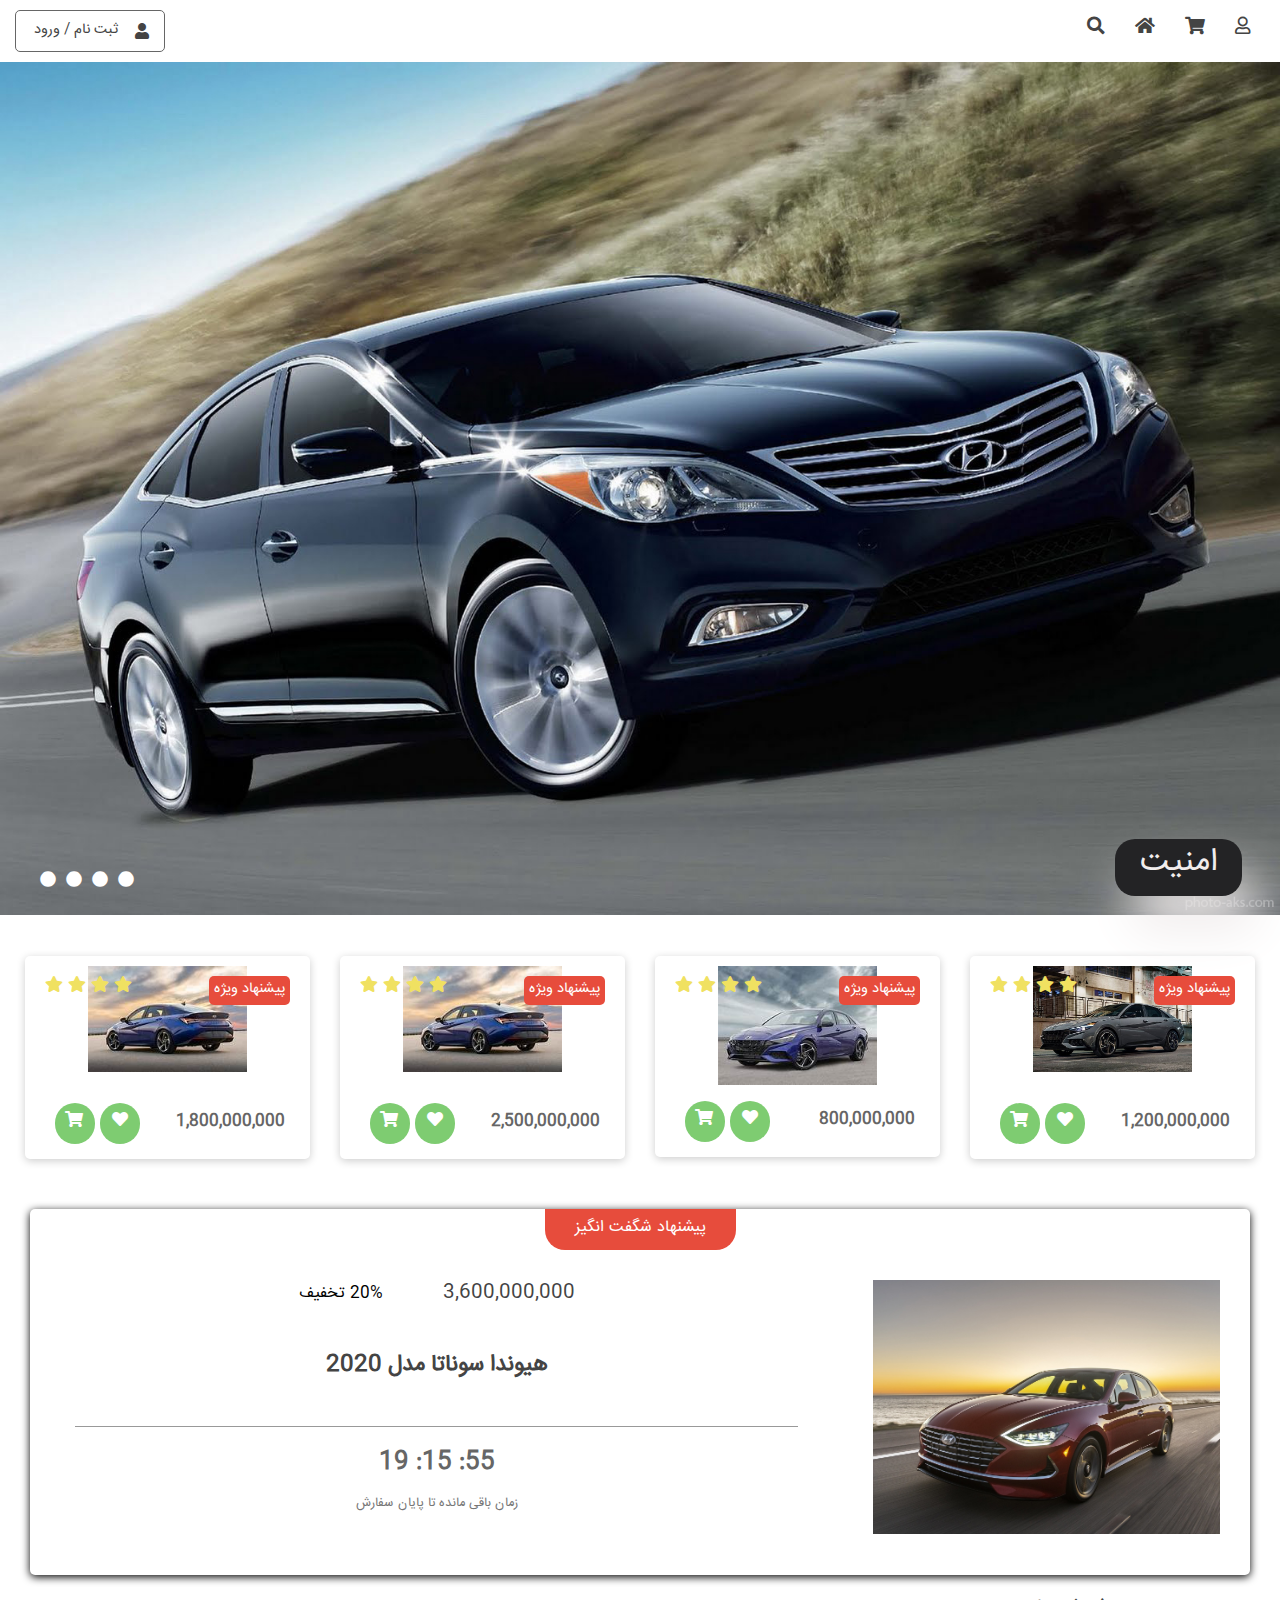
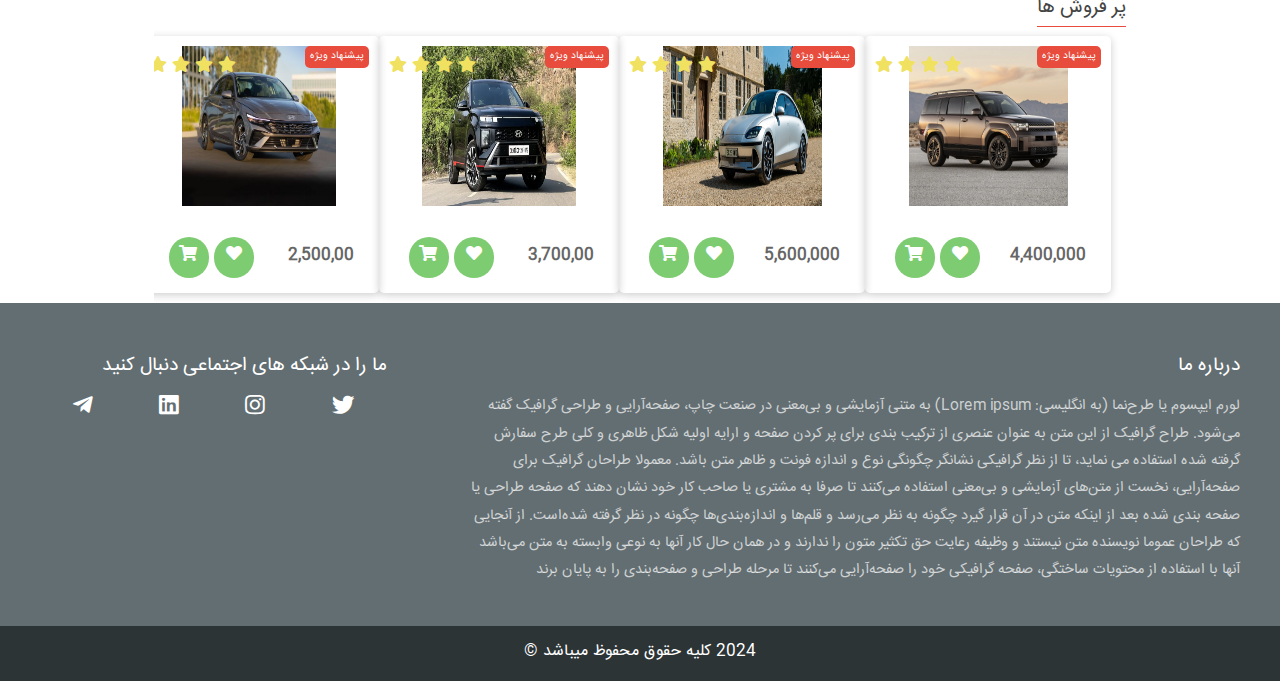
<file: index.html>
<!DOCTYPE html>
<html lang="en">
  <head>
    <meta charset="UTF-8" />
    <meta name="viewport" content="width=device-width, initial-scale=1.0" />
    <meta http-equiv="X-UA-Compatible" content="ie=edge" />
    <link rel="stylesheet" href="./css/home.css" />
    <link rel="stylesheet" href="./css/main.css" />
    <link rel="stylesheet" href="./css/animate.css" />
    <link rel="stylesheet" href="./css/flexgrid.css" />
    <link rel="stylesheet" href="./css/owl.carousel.min.css" />
    <link rel="stylesheet" href="./css/owl.theme.default.min.css" />
    

    <link
      rel="stylesheet"
      href="https://cdnjs.cloudflare.com/ajax/libs/font-awesome/5.11.2/css/all.css"
    />
    <title>Cars Shop</title>
  </head>
  <body>
    <header>
      <nav>
        <div class="nav-right">
          <a href=""><i class="far fa-user"></i></a>
          <a href=""><i class="fas fa-shopping-cart"></i></a>
          <a href=""><i class="fas fa-home"></i></a>
          <a href=""><i class="fas fa-search"></i></a>
        </div>
        <div class="nav-left">
          <div class="register-login-btn">
            <i class="fas fa-user"></i>
            <a href="http://127.0.0.1:5500/login.html">ثبت نام / ورود</a>
          </div>
        </div>
      </nav>
      <section class="slider">
        <div class="slides">
          <div class="item active" id="slide1">
            <img src="./images/photo1/s1.jpg" alt="" />
            <span>امنیت</span>
          </div>
          <div class="item" id="slide2">
            <img src="./images/photo1/s2.jpg" alt="" />
            <span style="color: white">کیفیت</span
            >
          </div>
          <div class="item" id="slide3">
            <img src="./images/photo1/s3.jpeg" alt="" />
            <span>سرعت</span>
          </div>
        </div>
        <div class="buttons">
          <i class="fas fa-circle" onclick="setSlides('slide1',1)"></i>
          <i class="fas fa-circle" onclick="setSlides('slide2',2)"></i>
          <i class="fas fa-circle" onclick="setSlides('slide3',3)"></i>
          <i class="fas fa-circle" onclick="setSlides('slide4',4)"></i>
        </div>
      </section>
    </header>
    <main>
      <section class="product-sec-new">
        <div class="row">
          <div class="col-lg-3 col-md-6 col-sm-6 col-xs-6">
            <div class="shopping-card">
              <div class="img-sec">
                <img src="./images/photo1/sel1.jpg" alt="" />
                <span class="hot-offer">پیشنهاد ویژه</span>
                <div class="stars">
                  <i class="fas fa-star"></i>
                  <i class="fas fa-star"></i>
                  <i class="fas fa-star"></i>
                  <i class="fas fa-star"></i>
                </div>
              </div>
              <div class="title"></div>
              <div class="buttons">
                <div class="right">
                  <span class="price">1,200,000,000</span>
                </div>
                <div class="left">
                  <div class="extend-btn">
                    <a href="" class="b-text">علاقه</a>
                    <a href="" class="b-icon"><i class="fas fa-heart"></i></a>
                  </div>
                  <div class="extend-btn">
                    <a href="" class="b-text">خرید</a>
                    <a href="" class="b-icon"
                      ><i class="fas fa-shopping-cart"></i
                    ></a>
                  </div>
                </div>
              </div>
            </div>
          </div>
          <div class="col-lg-3 col-md-6 col-sm-6 col-xs-6">
            <div class="shopping-card">
              <div class="img-sec">
                <img src="./images/photo1/sel2.jpg" alt="" />
                <span class="hot-offer">پیشنهاد ویژه</span>
                <div class="stars">
                  <i class="fas fa-star"></i>
                  <i class="fas fa-star"></i>
                  <i class="fas fa-star"></i>
                  <i class="fas fa-star"></i>
                </div>
              </div>
          
              <div class="buttons">
                <div class="right">
                  <span class="price">800,000,000</span>
                </div>
                <div class="left">
                  <div class="extend-btn">
                    <a href="" class="b-text">علاقه</a>
                    <a href="" class="b-icon"><i class="fas fa-heart"></i></a>
                  </div>
                  <div class="extend-btn">
                    <a href="" class="b-text">خرید</a>
                    <a href="" class="b-icon"
                      ><i class="fas fa-shopping-cart"></i
                    ></a>
                  </div>
                </div>
              </div>
            </div>
          </div>
          <div class="col-lg-3 col-md-6 col-sm-6 col-xs-6">
            <div class="shopping-card">
              <div class="img-sec">
                <img src="./images/photo1/sel3.jpg" alt="" />
                <span class="hot-offer">پیشنهاد ویژه</span>
                <div class="stars">
                  <i class="fas fa-star"></i>
                  <i class="fas fa-star"></i>
                  <i class="fas fa-star"></i>
                  <i class="fas fa-star"></i>
                </div>
              </div>
              <div class="title"></div>
              <div class="buttons">
                <div class="right">
                  <span class="price">2,500,000,000</span>
                </div>
                <div class="left">
                  <div class="extend-btn">
                    <a href="" class="b-text">علاقه</a>
                    <a href="" class="b-icon"><i class="fas fa-heart"></i></a>
                  </div>
                  <div class="extend-btn">
                    <a href="" class="b-text">خرید</a>
                    <a href="" class="b-icon"
                      ><i class="fas fa-shopping-cart"></i
                    ></a>
                  </div>
                </div>
              </div>
            </div>
          </div>
          <div class="col-lg-3 col-md-6 col-sm-6 col-xs-6">
            <div class="shopping-card">
              <div class="img-sec">
                <img src="./images/photo1/sel3.jpg" alt="" />
                <span class="hot-offer">پیشنهاد ویژه</span>
                <div class="stars">
                  <i class="fas fa-star"></i>
                  <i class="fas fa-star"></i>
                  <i class="fas fa-star"></i>
                  <i class="fas fa-star"></i>
                </div>
          
              </div>
              <div class="title"></div>
              <div class="buttons">
                <div class="right">
                  <span class="price">1,800,000,000</span>
                </div>
                <div class="left">
                  <div class="extend-btn">
                    <a href="" class="b-text">علاقه</a>
                    <a href="" class="b-icon"><i class="fas fa-heart"></i></a>
                  </div>
                  <div class="extend-btn">
                    <a href="" class="b-text">خرید</a>
                    <a href="" class="b-icon"
                      ><i class="fas fa-shopping-cart"></i
                    ></a>
                  </div>
                </div>
              </div>
            </div>
          </div>
        </div>
      </section>
      <section class="supper-offer-section">
        <div class="row ">
          <div class="col-sm-12 ">
            <div class="supper-offer-box">
              <span class="supper-offer-box-title"> پیشنهاد شگفت انگیز </span>
              <div class="body">
                <div class="row">
                  <div class="col-sm-4 col-xs-12">
                    <div class="image-container">
                      <img src="./images/photo1/s4.jpeg" alt="" />
                    </div>
                  </div>
                  <div class="col-sm-8 col-xs-12 ">
                    <div class="spesification">
                      <div class="price-row">
                        <div class="price">3,600,000,000</div>
                        <div class="off">20% تخفیف</div>
                      </div>
                      <div class="title">هیوندا سوناتا مدل 2020</div>
                      <div class="counter-down">
                        <span id="seconds">55:</span>
                        <span id="minutes">15:</span>
                        <span id="hours">19</span>
                      </div>
                      <div class="remaining-time">
                        زمان باقی مانده تا پایان سفارش
                      </div>
                    </div>
                  </div>
                </div>
              </div>
            </div>
          </div>
        </div>
      </section>
      <section class="dragable-list">
        <div class="title">
          <span> پر فروش ها</span> 
        </div>
        <div id="owl-product" class="owl-carousel owl-theme">
          <div class="item">
            <div class="shopping-card">
              <div class="img-sec">
                <img src="./images/best/best1.webp" alt="" />
                
                  <span class="hot-offer">پیشنهاد ویژه</span>
                  <div class="stars">
                    <i class="fas fa-star"></i>
                    <i class="fas fa-star"></i>
                    <i class="fas fa-star"></i>
                    <i class="fas fa-star"></i>
                  </div>
              </div>
              <div class="title"></div>
              <div class="buttons">
                <div class="right">
                  <span class="price">4,400,000  </span>
                </div>
                <div class="left">
                  <div class="extend-btn">
                    <a href="" class="b-text">علاقه</a>
                    <a href="" class="b-icon"><i class="fas fa-heart"></i></a>
                  </div>
                  <div class="extend-btn">
                    <a href="" class="b-text">خرید</a>
                    <a href="" class="b-icon"
                      ><i class="fas fa-shopping-cart"></i
                    ></a>
                  </div>
                </div>
              </div>
            </div>
          </div>
          <div class="item">
            <div class="shopping-card">
              <div class="img-sec">
                <img src="./images/best/best2.jpg" alt="" />
                <span class="hot-offer">پیشنهاد ویژه</span>
                <div class="stars">
                  <i class="fas fa-star"></i>
                  <i class="fas fa-star"></i>
                  <i class="fas fa-star"></i>
                  <i class="fas fa-star"></i>
                </div>
              </div>
              <div class="title"></div>
              <div class="buttons">
                <div class="right">
                  <span class="price">5,600,000  </span>
                </div>
                <div class="left">
                  <div class="extend-btn">
                    <a href="" class="b-text">علاقه</a>
                    <a href="" class="b-icon"><i class="fas fa-heart"></i></a>
                  </div>
                  <div class="extend-btn">
                    <a href="" class="b-text">خرید</a>
                    <a href="" class="b-icon"
                      ><i class="fas fa-shopping-cart"></i
                    ></a>
                  </div>
                </div>
              </div>
            </div>
          </div>
          <div class="item">
            <div class="shopping-card">
              <div class="img-sec">
                <img src="./images/best/best3.webp" alt="" />
                <span class="hot-offer">پیشنهاد ویژه</span>
                <div class="stars">
                  <i class="fas fa-star"></i>
                  <i class="fas fa-star"></i>
                  <i class="fas fa-star"></i>
                  <i class="fas fa-star"></i>
                </div>
              </div>
              <div class="title"></div>
              <div class="buttons">
                <div class="right">
                  <span class="price">3,700,00  </span>
                </div>
                <div class="left">
                  <div class="extend-btn">
                    <a href="" class="b-text">علاقه</a>
                    <a href="" class="b-icon"><i class="fas fa-heart"></i></a>
                  </div>
                  <div class="extend-btn">
                    <a href="" class="b-text">خرید</a>
                    <a href="" class="b-icon"
                      ><i class="fas fa-shopping-cart"></i
                    ></a>
                  </div>
                </div>
              </div>
            </div>
          </div>
          <div class="item">
            <div class="shopping-card">
              <div class="img-sec">
                <img src="./images/best/best4.avif" alt="" />
                <span class="hot-offer">پیشنهاد ویژه</span>
                <div class="stars">
                  <i class="fas fa-star"></i>
                  <i class="fas fa-star"></i>
                  <i class="fas fa-star"></i>
                  <i class="fas fa-star"></i>
                </div>
              </div>
              <div class="title"></div>
              <div class="buttons">
                <div class="right">
                  <span class="price">2,500,00 </span>
                </div>
                <div class="left">
                  <div class="extend-btn">
                    <a href="" class="b-text">علاقه</a>
                    <a href="" class="b-icon"><i class="fas fa-heart"></i></a>
                  </div>
                  <div class="extend-btn">
                    <a href="" class="b-text">خرید</a>
                    <a href="" class="b-icon"
                      ><i class="fas fa-shopping-cart"></i
                    ></a>
                  </div>
                </div>
              </div>
            </div>
          </div>
            <!-- <div class="shopping-card">
              <div class="img-sec">
                <img alt="" />
                <span class="hot-offer">پیشنهاد ویژه</span>
                <div class="stars">
                  <i class="fas fa-star"></i>
                  <i class="fas fa-star"></i>
                  <i class="fas fa-star"></i>
                  <i class="fas fa-star"></i>
                </div>
              </div>
              <div class="title"></div>
              <div class="buttons">
                <div class="right">
                  <span class="price">  </span>
                </div>
                <div class="left">
                  <div class="extend-btn">
                    <a href="" class="b-text">علاقه</a>
                    <a href="" class="b-icon"><i class="fas fa-heart"></i></a>
                  </div>
                  <div class="extend-btn">
                    <a href="" class="b-text">خرید</a>
                    <a href="" class="b-icon"
                      ><i class="fas fa-shopping-cart"></i
                    ></a>
                  </div>
                </div>
              </div>
            </div> -->
          </div> 
        </div>
      </section>
    </main>
    <footer>
      <div class="row">
        <div class="col-lg-8">
          <div class="right">
            <div class="title">درباره ما</div>
            <div class="des">
              لورم ایپسوم یا طرح‌نما (به انگلیسی: Lorem ipsum) به متنی آزمایشی و
              بی‌معنی در صنعت چاپ، صفحه‌آرایی و طراحی گرافیک گفته می‌شود. طراح
              گرافیک از این متن به عنوان عنصری از ترکیب بندی برای پر کردن صفحه و
              ارایه اولیه شکل ظاهری و کلی طرح سفارش گرفته شده استفاده می نماید،
              تا از نظر گرافیکی نشانگر چگونگی نوع و اندازه فونت و ظاهر متن باشد.
              معمولا طراحان گرافیک برای صفحه‌آرایی، نخست از متن‌های آزمایشی و
              بی‌معنی استفاده می‌کنند تا صرفا به مشتری یا صاحب کار خود نشان دهند
              که صفحه طراحی یا صفحه بندی شده بعد از اینکه متن در آن قرار گیرد
              چگونه به نظر می‌رسد و قلم‌ها و اندازه‌بندی‌ها چگونه در نظر گرفته
              شده‌است. از آنجایی که طراحان عموما نویسنده متن نیستند و وظیفه
              رعایت حق تکثیر متون را ندارند و در همان حال کار آنها به نوعی
              وابسته به متن می‌باشد آنها با استفاده از محتویات ساختگی، صفحه
              گرافیکی خود را صفحه‌آرایی می‌کنند تا مرحله طراحی و صفحه‌بندی را به
              پایان برند
            </div>
          </div>
        </div>
        <div class="col-lg-4">
          <div class="left">
            <div class="title">ما را در شبکه های اجتماعی دنبال کنید</div>
            <div class="socials">
              <a href="" class="fab fa-twitter"></a>
              <a href="" class="fab fa-instagram"></a>
              <a href="" class="fab fa-linkedin"></a>
              <a href="" class="fab fa-telegram-plane"></a>
            </div>
          </div>
        </div>
      </div>
      <div class="bottom">2024 کلیه حقوق محفوظ میباشد ©</div>
    </footer>
    <script src="./js/main.js"></script>
    <script
      src="https://code.jquery.com/jquery-3.4.1.min.js"
      integrity="sha256-CSXorXvZcTkaix6Yvo6HppcZGetbYMGWSFlBw8HfCJo="
      crossorigin="anonymous"
    ></script>
    <script src="./js/jquery.js"></script>
    <script src="./js/owl.carousel.min.js"></script>
    <!-- jQuery library -->
<script src="https://cdn.jsdelivr.net/npm/jquery@3.7.1/dist/jquery.slim.min.js"></script>

<!-- Popper JS -->
<script src="https://cdn.jsdelivr.net/npm/popper.js@1.16.1/dist/umd/popper.min.js"></script>

<!-- Latest compiled JavaScript -->
<script src="https://cdn.jsdelivr.net/npm/bootstrap@4.6.2/dist/js/bootstrap.bundle.min.js"></script>
  </body>
</html>
</file>
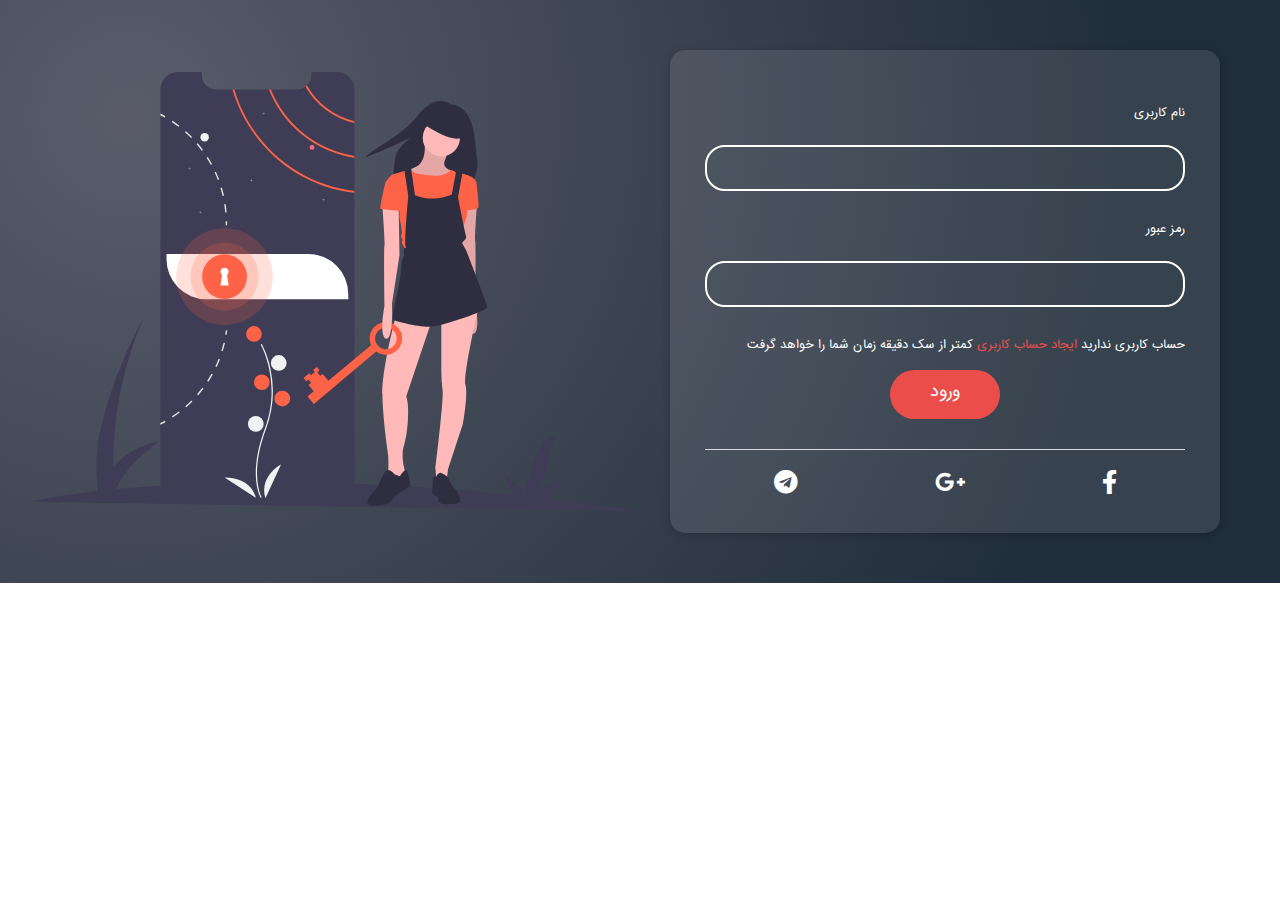
<file: login.html>
<!DOCTYPE html>
<html lang="en">
  <head>
    <meta charset="UTF-8" />
    <meta name="viewport" content="width=device-width, initial-scale=1.0" />
    <link rel="stylesheet" href="./css/main.css" />
    <link rel="stylesheet" href="./css/flexgrid.css" />
    <link rel="stylesheet" href="./css/login.css">
    <link
      rel="stylesheet"
      href="https://cdnjs.cloudflare.com/ajax/libs/font-awesome/5.11.2/css/all.css"
    />
    <title>login</title>
  </head>
  <body>
    <main>
      <div class="login-container">
        <div class="row">
          <div class="col-lg-6 col-md-6 col-sm-12 col-xs-12">
            <div class="login-box">
              <form action="">
                <div class="input-group">
                  <label for="">نام کاربری</label>
                  <input type="text" />
                </div>
                <div class="input-group">
                  <label for="">رمز عبور</label>
                  <input type="text" />
                </div>
                <p class="do-you-have">
                    حساب کاربری ندارید
                    <a href="">ایجاد حساب کاربری</a>
                    کمتر از سک دقیقه زمان شما را خواهد گرفت
                </p>
                <div class="submit-btn-container">
                    <input type="submit" value="ورود">
                </div>
              </form>
              <div class="social-auth">
                
                <a href=""><i class="fab fa-facebook-f"></i></a>
                <a href=""><i class="fab fa-google-plus-g"></i></a>
                <a href=""><i class="fab fa-telegram"></i></a>
                
              </div>
            </div>
          </div>
          <div class="col-lg-6 col-md-6 col-sm-12 col-xs-12">
            <div class="login-img-container">
              <img src="./login-img/login.svg" alt="">
            </div>
          </div>
        </div>
      </div>
    </main>
  </body>
</html>
</file>
<file: css/home.css>
header {

}

header nav {
display: flex;
justify-content: space-between;
padding: 10px 15px;
}

header nav .nav-right {
display: flex;
align-items: center;
}
header nav .nav-right a {
color: #444;
padding: 5px 10px;
margin: 0px 5px;
font-size: 1.1em;
transition: all .2s ease-in;
}
header nav .nav-right a:hover{
    color: gray;
}

header nav .nav-left {
    transition: all .2s ease-in;
}
header nav .nav-left:hover {
    background-color: #232325;
    color: white;
}

header nav .nav-left .register-login-btn {
border: 1px solid #666;
padding: 5px 8px;
border-radius: 5px;
display: flex;
align-items: center;
justify-content: center;
}

header nav .nav-left .register-login-btn i{
margin: 7px;
color: #444;
}

header nav .nav-left .register-login-btn i:hover {
    color: #f1eded;
}

header nav .nav-left .register-login-btn a {
    color: #444;
    margin: 0px 10px;
    font-size: 0.9em;
}

header nav .nav-left .register-login-btn a:hover {
    color: white;
}

/* slider section */

.slider{
position: relative;
font-size: 1em;
}

.slides{

}

.slider .slides .item {
position: relative;
display: none;
}

.slider .slides .item img {
    width: 100%;
}

.slider .slides .item span {
    color: #f1eded;
    position: absolute;
    right: 3%;
    top: 90%;
    font-size: 2em;
    background-color: #232325;
    border-radius: 20px;
    box-shadow: 15px 35px 50px;
    padding: 3px 25px;
}

.slider .slides .active {
   display: block; 
   animation-name: fadeIn ;
   animation-duration: 2s;
}

.slider .buttons{
position: absolute;
bottom: 30px;
left: 40px;
z-index: 1;

}

.slider .buttons i {
color: white;
margin-right: 5px;
cursor: pointer;
}

.slider .buttons i:hover {
    color: rgba(255, 255, 255, -4);
}

/* product section */

.product-sec-new{
padding: 20px 10px;
font-size: 1em;
}
.shopping-card{
text-align: center;
box-shadow: 0px 2px 8px 0px rgba(0, 0, 0, .2);
margin: 10px 15px;
border-radius: 5px;
padding: 10px;
}

.shopping-card .img-sec{
position: relative ;
}

.shopping-card .img-sec img {
width: 60%;

}

.shopping-card .img-sec .hot-offer {
background-color: #e74c3c;
color: white;
padding: 3px 5px;
border-radius: 5px;
position: absolute;
right: 10px; 
top: 10px;
font-size: 0.9em;

}

.shopping-card .img-sec .stars{
position: absolute;
left: 10px;
top: 10px;
color: rgb(240, 225, 97);
}
.shopping-card .title {
color: #333;
margin: 15px;
}

.shopping-card .buttons{
display: flex;
justify-content: space-between;
align-items: center;
padding: 5px 15px;
}

.shopping-card .buttons .right .price{
color: #666;
font-weight: bold ;
}

.shopping-card .buttons .left {
display: flex;

}

.shopping-card .buttons .left .extend-btn {
display: flex;
margin-left: 5px;
align-items: center;
justify-content: space-between;
background-color: #7ecc71;
color: white;
width: 40px;
padding: 8px 12px;
border-radius: 25px;
transition: .75s;
cursor: pointer;

}


.shopping-card .buttons .left .extend-btn:hover {
    width: 100px;

}
.shopping-card .buttons .left .extend-btn .b-text{
    display: none;
    color: white;
}

.shopping-card .buttons .left .extend-btn:hover .b-text{
    display: block;
}

.shopping-card .buttons .left .extend-btn .b-icon {
color: white;
padding: top 3px; ;
}

/* super offer section */

.supper-offer-section {
padding: 20px;
font-size: 1em;
}
.supper-offer-box {
 text-align: center;
 box-shadow: 0px 2px 8px 0px;
 border-radius: 5px;
 margin: 0px 10px;
}

.supper-offer-box .supper-offer-box-title {
background-color:#e74c3c ;
color: white;
padding: 8px 30px;
display: inline-block;
border-bottom-right-radius: 20px;
border-bottom-left-radius: 20px;
}

.supper-offer-box .body {

}
.supper-offer-box .body .image-container {
text-align: center;
padding: 30px;
}

.supper-offer-box .body .image-container img {

width: 100%;
}
.supper-offer-box .body .spesification {
    padding: 30px 5px;


}
.supper-offer-box .body .spesification .price-row{
    display: flex;
    justify-content: center;
    align-items: center;
    
}
.supper-offer-box .body .spesification .price-row .price{
    margin-left: 60px;
    color: #444;
    font-size: 1.2em;
}
.supper-offer-box .body .spesification .price-ro .off {
color: white;
background-color: #e74c3c;
padding: 5px 20px;
border-radius: 25px;

}
.supper-offer-box .body .spesification .title {
    margin: 40px 0px;
    font-weight: bold;
    color: #444;
    font-size: 1.4em;

}
.supper-offer-box .body .spesification .counter-down {
border-top: 1px solid rgba(0, 0, 0, .4);
margin: 10px 40px;
padding-top: 20px;
font-weight: bold;
color: #666;
font-size: 1.5em;

}
.supper-offer-box .body .spesification .remaining-time {
color: #777;
font-size: .8em;
}

.banner {
text-align: center;
padding: 0px 5px;
}
.banner img{
border-radius: 5px;
box-shadow: 0px 2px 8px 0px;
width: 80%;

}

.dragable-list img {
    width: 70% !important;
    margin: auto;
}

.dragable-list {
    width: 76%;
    margin: 0 auto;
    overflow: hidden;
}
.owl-carousel.owl-theme{
    width: 100%;
    z-index: 1;
    display: flex;
        width: 100%;
        z-index: 1;
        display: flex;
        margin: 0 auto;
}
.owl-carousel.owl-theme .item{
width: 40%;
}

.owl-carousel.owl-theme .item .shopping-card{
width: 100%;
}
.owl-carousel.owl-theme .item .shopping-card .img-sec img {
    width: 100%;
    background-position: center;
    background-repeat: no-repeat;
    background-size: cover;
    height: 160px;
}

.owl-carousel.owl-theme .item .hot-offer {
    font-size: 10px;
    right: 0;
    top: 0;
}

.owl-carousel.owl-theme .item .stars{
    left: 0;
}

/* .rank-title {
    display: flex;

} */

.owl-stage-outer {
    direction: ltr;
}

.dragable-list title {
    padding: 0px 20px 20px 0px;
}

.dragable-list .title span {
    font-size: 1.2em;
    color: #444;
    border-bottom: 1.5px solid #e74c3c;
}

/* footer */

footer {
background-color: #636e72;
font-size: 1em;
}

footer .right {
padding: 40px;
}
footer .right .title {
padding: 10px 0px;
color: white;
font-size: 1.2em;
}
footer .right .des {
color: rgba(255, 255, 255, .7);
line-height: 1.9em;
font-size: .9em;
}

footer .left {
padding: 40px;
}
footer .left .title {
padding: 10px 0px;
font-size: 1.2em;
color: white;
}
footer .left .socials {
display: flex;
justify-content: space-around;
}
footer .left .socials a {
color: white;
font-size: 1.4em;
}

footer .bottom {
background-color: #2d3436;
text-align: center;
color: white;
padding: 15px;
}

/* responsive */
@media screen and (max-width:1255px){
    .owl-carousel.owl-theme{
        flex-wrap: wrap;
        justify-content: center;
    }
}

@media screen and (max-width:729px){
    .owl-carousel.owl-theme{
        flex-direction: column;
        align-items: center;

    }
    .owl-carousel.owl-theme .item {
        width: 100%;
    }
}

@media screen and (max-width:1200px){
   .dragable-list .owl-carousel.owl-theme{
        flex-wrap: wrap;
        justify-content: center;
    }
}

@media screen and (max-width:548px){
    .product-sec-new .row{
         width: 100%;
         display: flex;
         flex-direction: column;
         flex-wrap: wrap;
         align-items: center;
     }
     .product-sec-new .row div {
        width: 100%;
     }
     .product-sec-new .row div .shopping-card {
     width: 100%;
     }
     .product-sec-new .row div .shopping-card .hot-offer {
        display: none;
     }
     .product-sec-new .row div .shopping-card .buttons {
        display: flex;
        flex-direction: column;
        align-items: center;
        justify-content: center;
     }
     .product-sec-new .row div .shopping-card .buttons .left{
        justify-content: center;
     }
 }
</file>
<file: css/main.css>
@font-face {
    font-family: iran;
    src: url(../fonts/iran.ttf);
}

*{
    direction: rtl;
    font-family: iran;
    box-sizing: border-box;
}

body{
    font-size: 16px;
    margin: 0px;
}

a {
    text-decoration: none;
}
</file>
<file: css/flexgrid.css>
/* Uncomment and set these variables to customize the grid. */

.container-fluid {
    margin-right: auto;
    margin-left: auto;
    padding-right: 2rem;
    padding-left: 2rem;
  }
  
  .row {
    box-sizing: border-box;
    display: -ms-flexbox;
    display: -webkit-box;
    display: flex;
    -ms-flex: 0 1 auto;
    -webkit-box-flex: 0;
    flex: 0 1 auto;
    -ms-flex-direction: row;
    -webkit-box-orient: horizontal;
    -webkit-box-direction: normal;
    flex-direction: row;
    -ms-flex-wrap: wrap;
    flex-wrap: wrap;
  }
  
  .row.reverse {
    -ms-flex-direction: row-reverse;
    -webkit-box-orient: horizontal;
    -webkit-box-direction: reverse;
    flex-direction: row-reverse;
  }
  
  .col.reverse {
    -ms-flex-direction: column-reverse;
    -webkit-box-orient: vertical;
    -webkit-box-direction: reverse;
    flex-direction: column-reverse;
  }
  
  .col-xs,
  .col-xs-1,
  .col-xs-2,
  .col-xs-3,
  .col-xs-4,
  .col-xs-5,
  .col-xs-6,
  .col-xs-7,
  .col-xs-8,
  .col-xs-9,
  .col-xs-10,
  .col-xs-11,
  .col-xs-12 {
    box-sizing: border-box;
    -ms-flex: 0 0 auto;
    -webkit-box-flex: 0;
    flex: 0 0 auto;
  
  }
  
  .col-xs {
    -webkit-flex-grow: 1;
    -ms-flex-positive: 1;
    -webkit-box-flex: 1;
    flex-grow: 1;
    -ms-flex-preferred-size: 0;
    flex-basis: 0;
    max-width: 100%;
  }
  
  .col-xs-1 {
    -ms-flex-preferred-size: 8.333%;
    flex-basis: 8.333%;
    max-width: 8.333%;
  }
  
  .col-xs-2 {
    -ms-flex-preferred-size: 16.667%;
    flex-basis: 16.667%;
    max-width: 16.667%;
  }
  
  .col-xs-3 {
    -ms-flex-preferred-size: 25%;
    flex-basis: 25%;
    max-width: 25%;
  }
  
  .col-xs-4 {
    -ms-flex-preferred-size: 33.333%;
    flex-basis: 33.333%;
    max-width: 33.333%;
  }
  
  .col-xs-5 {
    -ms-flex-preferred-size: 41.667%;
    flex-basis: 41.667%;
    max-width: 41.667%;
  }
  
  .col-xs-6 {
    -ms-flex-preferred-size: 50%;
    flex-basis: 50%;
    max-width: 50%;
  }
  
  .col-xs-7 {
    -ms-flex-preferred-size: 58.333%;
    flex-basis: 58.333%;
    max-width: 58.333%;
  }
  
  .col-xs-8 {
    -ms-flex-preferred-size: 66.667%;
    flex-basis: 66.667%;
    max-width: 66.667%;
  }
  
  .col-xs-9 {
    -ms-flex-preferred-size: 75%;
    flex-basis: 75%;
    max-width: 75%;
  }
  
  .col-xs-10 {
    -ms-flex-preferred-size: 83.333%;
    flex-basis: 83.333%;
    max-width: 83.333%;
  }
  
  .col-xs-11 {
    -ms-flex-preferred-size: 91.667%;
    flex-basis: 91.667%;
    max-width: 91.667%;
  }
  
  .col-xs-12 {
    -ms-flex-preferred-size: 100%;
    flex-basis: 100%;
    max-width: 100%;
  }
  
  .col-xs-offset-1 {
    margin-left: 8.333%;
  }
  
  .col-xs-offset-2 {
    margin-left: 16.667%;
  }
  
  .col-xs-offset-3 {
    margin-left: 25%;
  }
  
  .col-xs-offset-4 {
    margin-left: 33.333%;
  }
  
  .col-xs-offset-5 {
    margin-left: 41.667%;
  }
  
  .col-xs-offset-6 {
    margin-left: 50%;
  }
  
  .col-xs-offset-7 {
    margin-left: 58.333%;
  }
  
  .col-xs-offset-8 {
    margin-left: 66.667%;
  }
  
  .col-xs-offset-9 {
    margin-left: 75%;
  }
  
  .col-xs-offset-10 {
    margin-left: 83.333%;
  }
  
  .col-xs-offset-11 {
    margin-left: 91.667%;
  }
  
  .start-xs {
    -ms-flex-pack: start;
    -webkit-box-pack: start;
    justify-content: flex-start;
    text-align: start;
  }
  
  .center-xs {
    -ms-flex-pack: center;
    -webkit-box-pack: center;
    justify-content: center;
    text-align: center;
  }
  
  .end-xs {
    -ms-flex-pack: end;
    -webkit-box-pack: end;
    justify-content: flex-end;
    text-align: end;
  }
  
  .top-xs {
    -ms-flex-align: start;
    -webkit-box-align: start;
    align-items: flex-start;
  }
  
  .middle-xs {
    -ms-flex-align: center;
    -webkit-box-align: center;
    align-items: center;
  }
  
  .bottom-xs {
    -ms-flex-align: end;
    -webkit-box-align: end;
    align-items: flex-end;
  }
  
  .around-xs {
    -ms-flex-pack: distribute;
    justify-content: space-around;
  }
  
  .between-xs {
    -ms-flex-pack: justify;
    -webkit-box-pack: justify;
    justify-content: space-between;
  }
  
  .first-xs {
    -ms-flex-order: -1;
    -webkit-box-ordinal-group: 0;
    order: -1;
  }
  
  .last-xs {
    -ms-flex-order: 1;
    -webkit-box-ordinal-group: 2;
    order: 1;
  }
  
  @media only screen and (min-width: 48em) {
    .container {
      width: 46rem;
    }
  
    .col-sm,
    .col-sm-1,
    .col-sm-2,
    .col-sm-3,
    .col-sm-4,
    .col-sm-5,
    .col-sm-6,
    .col-sm-7,
    .col-sm-8,
    .col-sm-9,
    .col-sm-10,
    .col-sm-11,
    .col-sm-12 {
      box-sizing: border-box;
      -ms-flex: 0 0 auto;
      -webkit-box-flex: 0;
      flex: 0 0 auto;
  
    }
  
    .col-sm {
      -webkit-flex-grow: 1;
      -ms-flex-positive: 1;
      -webkit-box-flex: 1;
      flex-grow: 1;
      -ms-flex-preferred-size: 0;
      flex-basis: 0;
      max-width: 100%;
    }
  
    .col-sm-1 {
      -ms-flex-preferred-size: 8.333%;
      flex-basis: 8.333%;
      max-width: 8.333%;
    }
  
    .col-sm-2 {
      -ms-flex-preferred-size: 16.667%;
      flex-basis: 16.667%;
      max-width: 16.667%;
    }
  
    .col-sm-3 {
      -ms-flex-preferred-size: 25%;
      flex-basis: 25%;
      max-width: 25%;
    }
  
    .col-sm-4 {
      -ms-flex-preferred-size: 33.333%;
      flex-basis: 33.333%;
      max-width: 33.333%;
    }
  
    .col-sm-5 {
      -ms-flex-preferred-size: 41.667%;
      flex-basis: 41.667%;
      max-width: 41.667%;
    }
  
    .col-sm-6 {
      -ms-flex-preferred-size: 50%;
      flex-basis: 50%;
      max-width: 50%;
    }
  
    .col-sm-7 {
      -ms-flex-preferred-size: 58.333%;
      flex-basis: 58.333%;
      max-width: 58.333%;
    }
  
    .col-sm-8 {
      -ms-flex-preferred-size: 66.667%;
      flex-basis: 66.667%;
      max-width: 66.667%;
    }
  
    .col-sm-9 {
      -ms-flex-preferred-size: 75%;
      flex-basis: 75%;
      max-width: 75%;
    }
  
    .col-sm-10 {
      -ms-flex-preferred-size: 83.333%;
      flex-basis: 83.333%;
      max-width: 83.333%;
    }
  
    .col-sm-11 {
      -ms-flex-preferred-size: 91.667%;
      flex-basis: 91.667%;
      max-width: 91.667%;
    }
  
    .col-sm-12 {
      -ms-flex-preferred-size: 100%;
      flex-basis: 100%;
      max-width: 100%;
    }
  
    .col-sm-offset-1 {
      margin-left: 8.333%;
    }
  
    .col-sm-offset-2 {
      margin-left: 16.667%;
    }
  
    .col-sm-offset-3 {
      margin-left: 25%;
    }
  
    .col-sm-offset-4 {
      margin-left: 33.333%;
    }
  
    .col-sm-offset-5 {
      margin-left: 41.667%;
    }
  
    .col-sm-offset-6 {
      margin-left: 50%;
    }
  
    .col-sm-offset-7 {
      margin-left: 58.333%;
    }
  
    .col-sm-offset-8 {
      margin-left: 66.667%;
    }
  
    .col-sm-offset-9 {
      margin-left: 75%;
    }
  
    .col-sm-offset-10 {
      margin-left: 83.333%;
    }
  
    .col-sm-offset-11 {
      margin-left: 91.667%;
    }
  
    .start-sm {
      -ms-flex-pack: start;
      -webkit-box-pack: start;
      justify-content: flex-start;
      text-align: start;
    }
  
    .center-sm {
      -ms-flex-pack: center;
      -webkit-box-pack: center;
      justify-content: center;
      text-align: center;
    }
  
    .end-sm {
      -ms-flex-pack: end;
      -webkit-box-pack: end;
      justify-content: flex-end;
      text-align: end;
    }
  
    .top-sm {
      -ms-flex-align: start;
      -webkit-box-align: start;
      align-items: flex-start;
    }
  
    .middle-sm {
      -ms-flex-align: center;
      -webkit-box-align: center;
      align-items: center;
    }
  
    .bottom-sm {
      -ms-flex-align: end;
      -webkit-box-align: end;
      align-items: flex-end;
    }
  
    .around-sm {
      -ms-flex-pack: distribute;
      justify-content: space-around;
    }
  
    .between-sm {
      -ms-flex-pack: justify;
      -webkit-box-pack: justify;
      justify-content: space-between;
    }
  
    .first-sm {
      -ms-flex-order: -1;
      -webkit-box-ordinal-group: 0;
      order: -1;
    }
  
    .last-sm {
      -ms-flex-order: 1;
      -webkit-box-ordinal-group: 2;
      order: 1;
    }
  }
  
  @media only screen and (min-width: 62em) {
    .container {
      width: 61rem;
    }
  
    .col-md,
    .col-md-1,
    .col-md-2,
    .col-md-3,
    .col-md-4,
    .col-md-5,
    .col-md-6,
    .col-md-7,
    .col-md-8,
    .col-md-9,
    .col-md-10,
    .col-md-11,
    .col-md-12 {
      box-sizing: border-box;
      -ms-flex: 0 0 auto;
      -webkit-box-flex: 0;
      flex: 0 0 auto;
  
    }
  
    .col-md {
      -webkit-flex-grow: 1;
      -ms-flex-positive: 1;
      -webkit-box-flex: 1;
      flex-grow: 1;
      -ms-flex-preferred-size: 0;
      flex-basis: 0;
      max-width: 100%;
    }
  
    .col-md-1 {
      -ms-flex-preferred-size: 8.333%;
      flex-basis: 8.333%;
      max-width: 8.333%;
    }
  
    .col-md-2 {
      -ms-flex-preferred-size: 16.667%;
      flex-basis: 16.667%;
      max-width: 16.667%;
    }
  
    .col-md-3 {
      -ms-flex-preferred-size: 25%;
      flex-basis: 25%;
      max-width: 25%;
    }
  
    .col-md-4 {
      -ms-flex-preferred-size: 33.333%;
      flex-basis: 33.333%;
      max-width: 33.333%;
    }
  
    .col-md-5 {
      -ms-flex-preferred-size: 41.667%;
      flex-basis: 41.667%;
      max-width: 41.667%;
    }
  
    .col-md-6 {
      -ms-flex-preferred-size: 50%;
      flex-basis: 50%;
      max-width: 50%;
    }
  
    .col-md-7 {
      -ms-flex-preferred-size: 58.333%;
      flex-basis: 58.333%;
      max-width: 58.333%;
    }
  
    .col-md-8 {
      -ms-flex-preferred-size: 66.667%;
      flex-basis: 66.667%;
      max-width: 66.667%;
    }
  
    .col-md-9 {
      -ms-flex-preferred-size: 75%;
      flex-basis: 75%;
      max-width: 75%;
    }
  
    .col-md-10 {
      -ms-flex-preferred-size: 83.333%;
      flex-basis: 83.333%;
      max-width: 83.333%;
    }
  
    .col-md-11 {
      -ms-flex-preferred-size: 91.667%;
      flex-basis: 91.667%;
      max-width: 91.667%;
    }
  
    .col-md-12 {
      -ms-flex-preferred-size: 100%;
      flex-basis: 100%;
      max-width: 100%;
    }
  
    .col-md-offset-1 {
      margin-left: 8.333%;
    }
  
    .col-md-offset-2 {
      margin-left: 16.667%;
    }
  
    .col-md-offset-3 {
      margin-left: 25%;
    }
  
    .col-md-offset-4 {
      margin-left: 33.333%;
    }
  
    .col-md-offset-5 {
      margin-left: 41.667%;
    }
  
    .col-md-offset-6 {
      margin-left: 50%;
    }
  
    .col-md-offset-7 {
      margin-left: 58.333%;
    }
  
    .col-md-offset-8 {
      margin-left: 66.667%;
    }
  
    .col-md-offset-9 {
      margin-left: 75%;
    }
  
    .col-md-offset-10 {
      margin-left: 83.333%;
    }
  
    .col-md-offset-11 {
      margin-left: 91.667%;
    }
  
    .start-md {
      -ms-flex-pack: start;
      -webkit-box-pack: start;
      justify-content: flex-start;
      text-align: start;
    }
  
    .center-md {
      -ms-flex-pack: center;
      -webkit-box-pack: center;
      justify-content: center;
      text-align: center;
    }
  
    .end-md {
      -ms-flex-pack: end;
      -webkit-box-pack: end;
      justify-content: flex-end;
      text-align: end;
    }
  
    .top-md {
      -ms-flex-align: start;
      -webkit-box-align: start;
      align-items: flex-start;
    }
  
    .middle-md {
      -ms-flex-align: center;
      -webkit-box-align: center;
      align-items: center;
    }
  
    .bottom-md {
      -ms-flex-align: end;
      -webkit-box-align: end;
      align-items: flex-end;
    }
  
    .around-md {
      -ms-flex-pack: distribute;
      justify-content: space-around;
    }
  
    .between-md {
      -ms-flex-pack: justify;
      -webkit-box-pack: justify;
      justify-content: space-between;
    }
  
    .first-md {
      -ms-flex-order: -1;
      -webkit-box-ordinal-group: 0;
      order: -1;
    }
  
    .last-md {
      -ms-flex-order: 1;
      -webkit-box-ordinal-group: 2;
      order: 1;
    }
  }
  
  @media only screen and (min-width: 75em) {
    .container {
      width: 71rem;
    }
  
    .col-lg,
    .col-lg-1,
    .col-lg-2,
    .col-lg-3,
    .col-lg-4,
    .col-lg-5,
    .col-lg-6,
    .col-lg-7,
    .col-lg-8,
    .col-lg-9,
    .col-lg-10,
    .col-lg-11,
    .col-lg-12 {
      box-sizing: border-box;
      -ms-flex: 0 0 auto;
      -webkit-box-flex: 0;
      flex: 0 0 auto;
  
    }
  
    .col-lg {
      -webkit-flex-grow: 1;
      -ms-flex-positive: 1;
      -webkit-box-flex: 1;
      flex-grow: 1;
      -ms-flex-preferred-size: 0;
      flex-basis: 0;
      max-width: 100%;
    }
  
    .col-lg-1 {
      -ms-flex-preferred-size: 8.333%;
      flex-basis: 8.333%;
      max-width: 8.333%;
    }
  
    .col-lg-2 {
      -ms-flex-preferred-size: 16.667%;
      flex-basis: 16.667%;
      max-width: 16.667%;
    }
  
    .col-lg-3 {
      -ms-flex-preferred-size: 25%;
      flex-basis: 25%;
      max-width: 25%;
    }
  
    .col-lg-4 {
      -ms-flex-preferred-size: 33.333%;
      flex-basis: 33.333%;
      max-width: 33.333%;
    }
  
    .col-lg-5 {
      -ms-flex-preferred-size: 41.667%;
      flex-basis: 41.667%;
      max-width: 41.667%;
    }
  
    .col-lg-6 {
      -ms-flex-preferred-size: 50%;
      flex-basis: 50%;
      max-width: 50%;
    }
  
    .col-lg-7 {
      -ms-flex-preferred-size: 58.333%;
      flex-basis: 58.333%;
      max-width: 58.333%;
    }
  
    .col-lg-8 {
      -ms-flex-preferred-size: 66.667%;
      flex-basis: 66.667%;
      max-width: 66.667%;
    }
  
    .col-lg-9 {
      -ms-flex-preferred-size: 75%;
      flex-basis: 75%;
      max-width: 75%;
    }
  
    .col-lg-10 {
      -ms-flex-preferred-size: 83.333%;
      flex-basis: 83.333%;
      max-width: 83.333%;
    }
  
    .col-lg-11 {
      -ms-flex-preferred-size: 91.667%;
      flex-basis: 91.667%;
      max-width: 91.667%;
    }
  
    .col-lg-12 {
      -ms-flex-preferred-size: 100%;
      flex-basis: 100%;
      max-width: 100%;
    }
  
    .col-lg-offset-1 {
      margin-left: 8.333%;
    }
  
    .col-lg-offset-2 {
      margin-left: 16.667%;
    }
  
    .col-lg-offset-3 {
      margin-left: 25%;
    }
  
    .col-lg-offset-4 {
      margin-left: 33.333%;
    }
  
    .col-lg-offset-5 {
      margin-left: 41.667%;
    }
  
    .col-lg-offset-6 {
      margin-left: 50%;
    }
  
    .col-lg-offset-7 {
      margin-left: 58.333%;
    }
  
    .col-lg-offset-8 {
      margin-left: 66.667%;
    }
  
    .col-lg-offset-9 {
      margin-left: 75%;
    }
  
    .col-lg-offset-10 {
      margin-left: 83.333%;
    }
  
    .col-lg-offset-11 {
      margin-left: 91.667%;
    }
  
    .start-lg {
      -ms-flex-pack: start;
      -webkit-box-pack: start;
      justify-content: flex-start;
      text-align: start;
    }
  
    .center-lg {
      -ms-flex-pack: center;
      -webkit-box-pack: center;
      justify-content: center;
      text-align: center;
    }
  
    .end-lg {
      -ms-flex-pack: end;
      -webkit-box-pack: end;
      justify-content: flex-end;
      text-align: end;
    }
  
    .top-lg {
      -ms-flex-align: start;
      -webkit-box-align: start;
      align-items: flex-start;
    }
  
    .middle-lg {
      -ms-flex-align: center;
      -webkit-box-align: center;
      align-items: center;
    }
  
    .bottom-lg {
      -ms-flex-align: end;
      -webkit-box-align: end;
      align-items: flex-end;
    }
  
    .around-lg {
      -ms-flex-pack: distribute;
      justify-content: space-around;
    }
  
    .between-lg {
      -ms-flex-pack: justify;
      -webkit-box-pack: justify;
      justify-content: space-between;
    }
  
    .first-lg {
      -ms-flex-order: -1;
      -webkit-box-ordinal-group: 0;
      order: -1;
    }
  
    .last-lg {
      -ms-flex-order: 1;
      -webkit-box-ordinal-group: 2;
      order: 1;
    }
  }
</file>
<file: css/login.css>
.login-container{
    background: radial-gradient( circle farthest-corner at 10% 20%,  rgba(90,92,106,1) 0%, rgba(32,45,58,1) 81.3% ); ;
    height: 100%;
    padding: 30px;
}

.login-box{
    font-size: .8em;
    box-shadow: 0px 2px 8px 0px rgba(0, 0, 0, .2);
    border-radius: 15px;
    background-color: rgba(255, 255, 255, .1);
    padding: 25px 35px;
    color: white;
    margin: 20px 30px;
}

.login-box form{

}

.login-box form .input-group{
    margin: 30px 0px;
}

.login-box form .input-group label{
    display: block;
}

.login-box form .input-group input{
    /* border: none; */
    border-radius: 20px;
    background : none;
    border: 2px solid white;
    margin-top: 20px;
    padding: 10px;
    color: white;
    width: 100%;
    outline: none;
}

.login-box form .do-you-have{

}

.login-box form .do-you-have a{
    color: #eb4d4b;
}

.login-box form .submit-btn-container{
    text-align: center;
}

.login-box form .submit-btn-container input{
    border : none;
    border-radius: 35px;
    background-color: #eb4d4b ;
    color: white;
    padding: 10px 40px;
    font-size: 1.4em;
    letter-spacing: 2px;
    cursor: pointer;
}


.login-box .social-auth{
    display: flex;
    justify-content: space-around;
    border-top:  1px solid rgba(255, 255, 255, .8);
    margin-top: 30px;
    padding-top: 20px;
    
}

.login-box .social-auth a{
    color: white;
    font-size: 1.9em;
}

.login-box .social-auth a i{

}

.login-img-container{
    display: flex;
    height: 100%;
    /* align-items: center;
    flex-direction: row; */
}

.login-img-container img{
    width: 100%;
}
</file>
